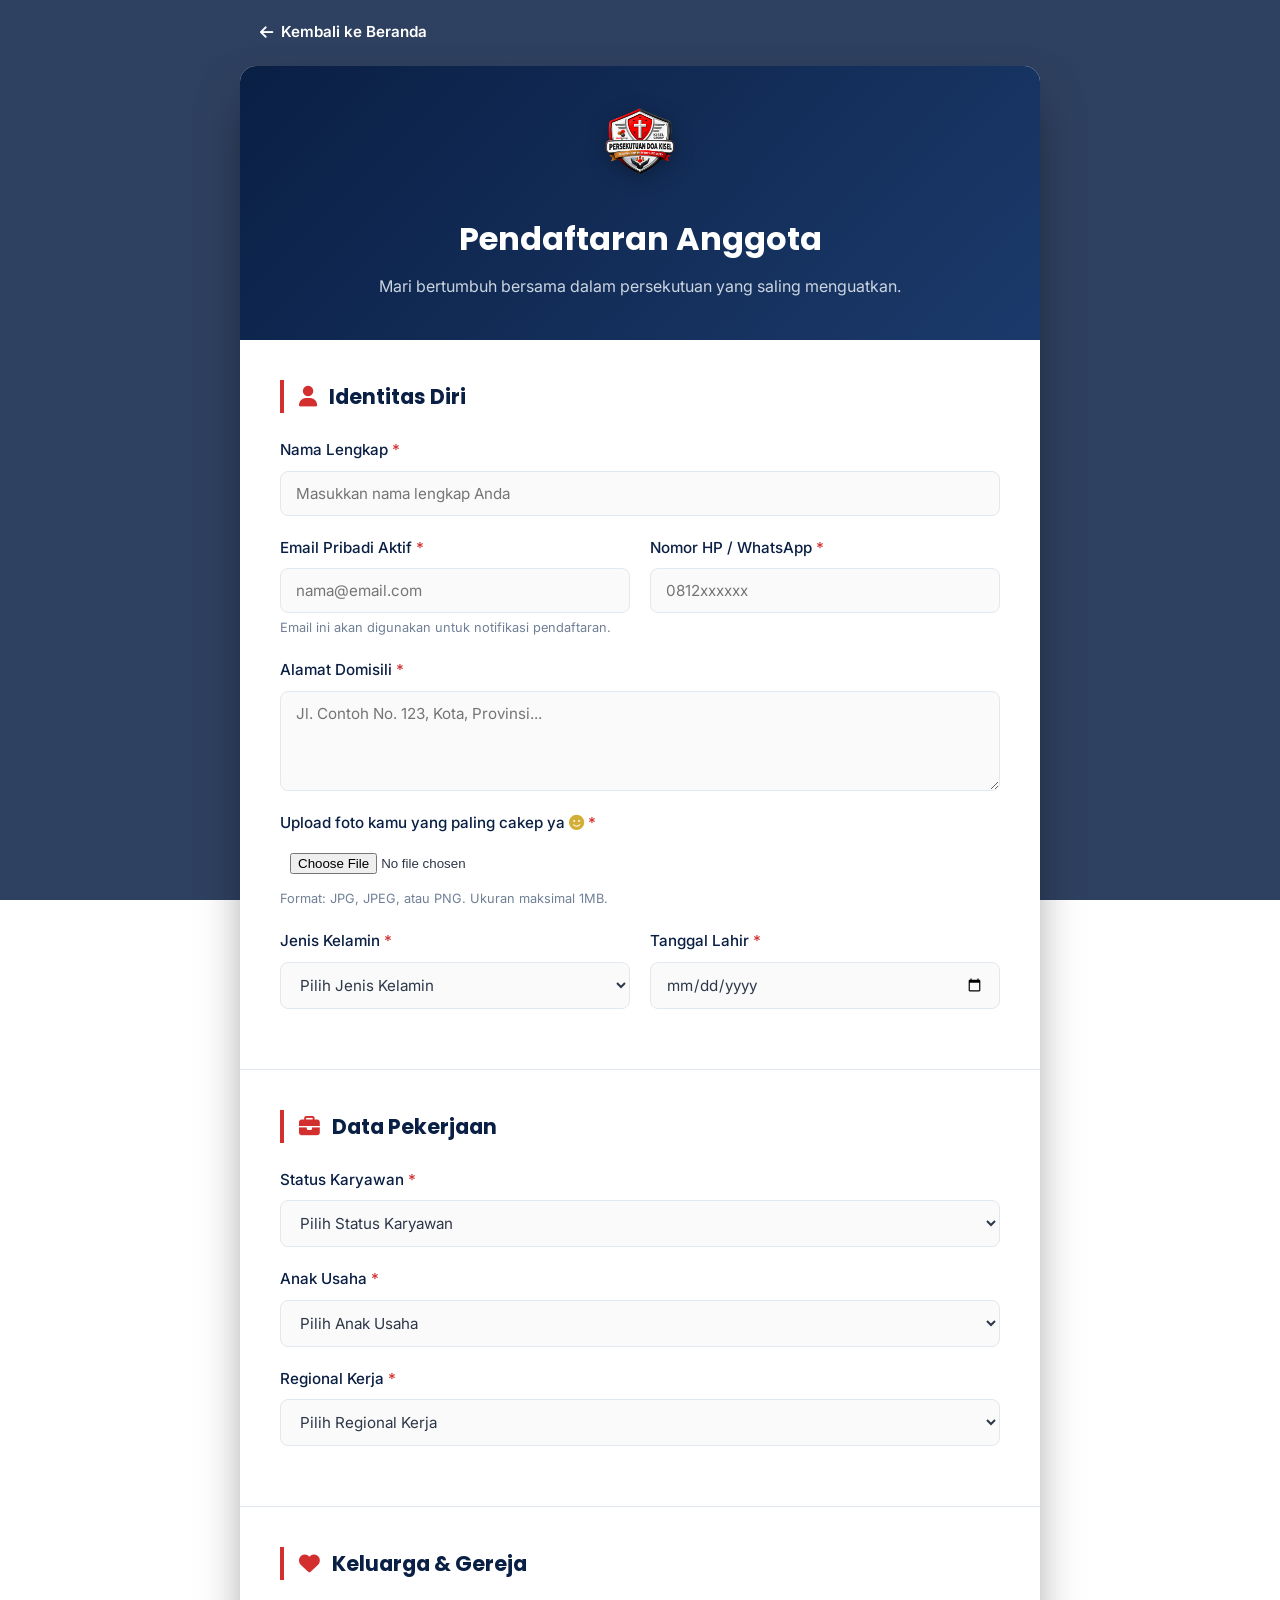
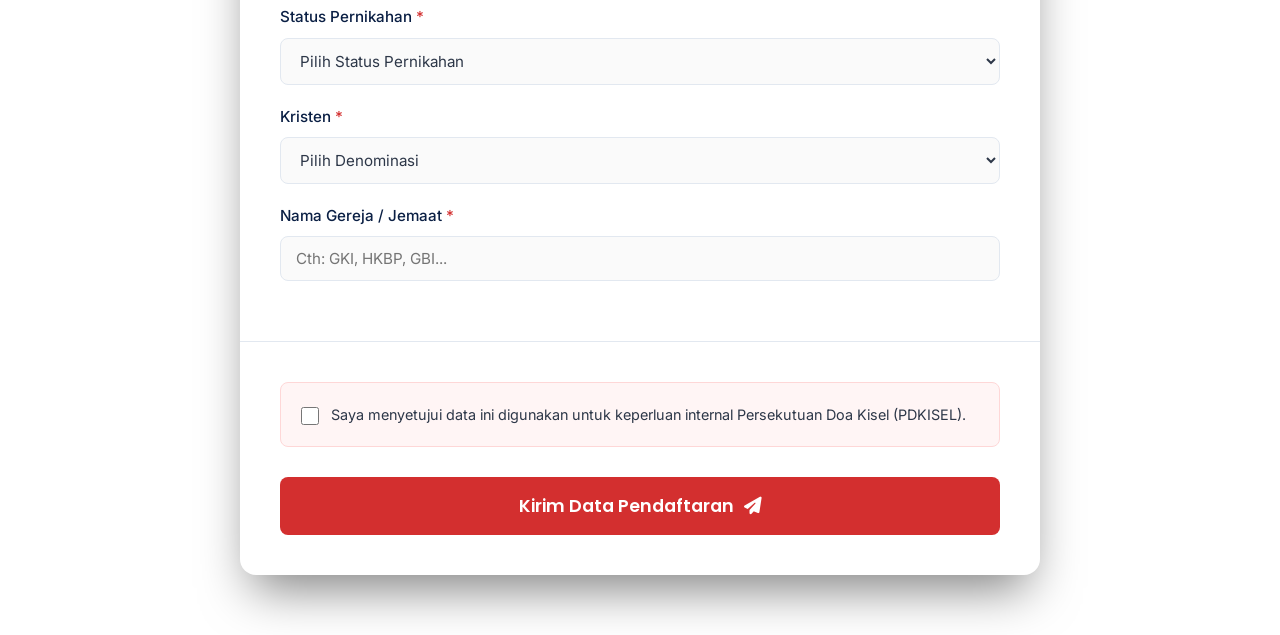
<file: daftar.html>
<!DOCTYPE html>
<html lang="id">
<head>
    <meta charset="UTF-8">
    <meta name="viewport" content="width=device-width, initial-scale=1.0">
    <title>Pendaftaran Anggota - PDKISEL</title>
    <meta name="description" content="Formulir pendaftaran anggota Persekutuan Doa Kisel (PDKISEL).">
    
    <!-- Meta Tags untuk Preview WhatsApp -->
    <meta property="og:title" content="Pendaftaran Anggota - PDKISEL">
    <meta property="og:description" content="Mari bertumbuh bersama dalam persekutuan yang saling menguatkan. Daftarkan diri Anda sebagai anggota PDKISEL.">
    <meta property="og:url" content="https://pdkisel.id/daftar.html">
    <meta property="og:image" content="https://pdkisel.id/assets/images/logo-pdkisel.png">

    <!-- Google Fonts -->
    <link rel="preconnect" href="https://fonts.googleapis.com">
    <link rel="preconnect" href="https://fonts.gstatic.com" crossorigin>
    <link href="https://fonts.googleapis.com/css2?family=Inter:wght@400;500;600&family=Poppins:wght@500;600;700&display=swap" rel="stylesheet">
    
    <!-- Font Awesome -->
    <link rel="stylesheet" href="https://cdnjs.cloudflare.com/ajax/libs/font-awesome/6.4.0/css/all.min.css">
    
    <!-- File CSS Khusus Form (DENGAN CACHE BUSTING v=2) -->
    <link rel="stylesheet" href="assets/css/style-form-v2.css?v=2">
</head>
<body class="form-body">

    <!-- Tombol Kembali ke Beranda -->
    <div class="form-nav">
        <a href="index.html" class="btn-back"><i class="fas fa-arrow-left"></i> Kembali ke Beranda</a>
    </div>

    <!-- Container Utama Form -->
    <div class="form-container">
        
        <!-- Header Form -->
        <div class="form-header">
            <img src="assets/images/logo-pdkisel.png" alt="Logo PDKISEL" class="form-logo">
            <h1>Pendaftaran Anggota</h1>
            <p>Mari bertumbuh bersama dalam persekutuan yang saling menguatkan.</p>
        </div>

        <!-- Form Start -->
        <form id="registrationForm" action="proses_daftar.php" method="POST" enctype="multipart/form-data">
            
            <!-- SEGMEN 1: IDENTITAS DIRI -->
            <div class="form-section">
                <h2 class="section-title"><i class="fas fa-user"></i> Identitas Diri</h2>
                
                <div class="form-group">
                    <label for="nama">Nama Lengkap <span class="required">*</span></label>
                    <input type="text" id="nama" name="nama" placeholder="Masukkan nama lengkap Anda" required>
                </div>

                <div class="form-row">
                    <div class="form-group">
                        <label for="email">Email Pribadi Aktif <span class="required">*</span></label>
                        <input type="email" id="email" name="email" placeholder="nama@email.com" required>
                        <small class="hint">Email ini akan digunakan untuk notifikasi pendaftaran.</small>
                    </div>
                    <div class="form-group">
                        <label for="no_hp">Nomor HP / WhatsApp <span class="required">*</span></label>
                        <input type="tel" id="no_hp" name="no_hp" placeholder="0812xxxxxx" required>
                    </div>
                </div>

                <div class="form-group">
                    <label for="alamat">Alamat Domisili <span class="required">*</span></label>
                    <textarea id="alamat" name="alamat" rows="3" placeholder="Jl. Contoh No. 123, Kota, Provinsi..." required></textarea>
                </div>

                <!-- INPUT FOTO -->
                <div class="form-group">
                    <label for="foto">Upload foto kamu yang paling cakep ya <i class="fas fa-smile" style="color: #D4AF37;"></i> <span class="required">*</span></label>
                    <input type="file" id="foto" name="foto" accept="image/jpeg, image/png, image/jpg" required style="padding: 10px; background: #fff;">
                    <small class="hint">Format: JPG, JPEG, atau PNG. Ukuran maksimal 1MB.</small>
                </div>

                <div class="form-row">
                    <div class="form-group">
                        <label for="jenis_kelamin">Jenis Kelamin <span class="required">*</span></label>
                        <select id="jenis_kelamin" name="jenis_kelamin" required>
                            <option value="" disabled selected>Pilih Jenis Kelamin</option>
                            <option value="Pria">Pria</option>
                            <option value="Wanita">Wanita</option>
                        </select>
                    </div>
                    <div class="form-group">
                        <label for="tanggal_lahir">Tanggal Lahir <span class="required">*</span></label>
                        <input type="date" id="tanggal_lahir" name="tanggal_lahir" required>
                    </div>
                </div>
            </div>

            <!-- SEGMEN 2: DATA PEKERJAAN -->
            <div class="form-section">
                <h2 class="section-title"><i class="fas fa-briefcase"></i> Data Pekerjaan</h2>

                <div class="form-group">
                    <label for="status_karyawan">Status Karyawan <span class="required">*</span></label>
                    <select id="status_karyawan" name="status_karyawan" required>
                        <option value="" disabled selected>Pilih Status Karyawan</option>
                        <option value="Tetap">Tetap</option>
                        <option value="Kontrak PKWT">Kontrak PKWT</option>
                        <option value="Kontrak Project">Kontrak Project</option>
                    </select>
                </div>

                <!-- Field Masa Kontrak -->
                <div class="form-row conditional-field" id="masa_kontrak_group" style="display: none;">
                    <div class="form-group">
                        <label for="kontrak_mulai">Masa Kontrak Mulai <span class="required">*</span></label>
                        <input type="date" id="kontrak_mulai" name="kontrak_mulai">
                    </div>
                    <div class="form-group">
                        <label for="kontrak_selesai">Masa Kontrak Selesai <span class="required">*</span></label>
                        <input type="date" id="kontrak_selesai" name="kontrak_selesai">
                    </div>
                </div>

                <div class="form-group">
                    <label for="anak_usaha">Anak Usaha <span class="required">*</span></label>
                    <select id="anak_usaha" name="anak_usaha" required>
                        <option value="" disabled selected>Pilih Anak Usaha</option>
                        <option value="Holding Kisel">Holding Kisel</option>
                        <option value="PT. KSP">PT. KSP</option>
                        <option value="PT. KUT">PT. KUT</option>
                        <option value="PT. KAM">PT. KAM</option>
                        <option value="PT. KSS">PT. KSS</option>
                    </select>
                </div>

                <div class="form-group">
                    <label for="regional">Regional Kerja <span class="required">*</span></label>
                    <select id="regional" name="regional" required>
                        <option value="" disabled selected>Pilih Regional Kerja</option>
                        <option value="Kantor Pusat">Kantor Pusat</option>
                        <option value="Regional Sumbagut">Regional Sumbagut</option>
                        <option value="Regional Sumbagteng">Regional Sumbagteng</option>
                        <option value="Regional Sumbagsel">Regional Sumbagsel</option>
                        <option value="Jabotabek & Jabar">Jabotabek & Jabar</option>
                        <option value="Jawa Tengah">Jawa Tengah</option>
                        <option value="Jawa Timur">Jawa Timur</option>
                        <option value="Balinusra">Balinusra</option>
                        <option value="Kalimantan">Kalimantan</option>
                        <option value="Sulawesi">Sulawesi</option>
                        <option value="Puma">Puma</option>
                    </select>
                </div>

                <!-- Field Lokasi Kantor -->
                <div class="form-group conditional-field" id="lokasi_kantor_group" style="display: none;">
                    <label for="lokasi_kantor">Lokasi Kantor Penempatan <span class="required">*</span></label>
                    <input type="text" id="lokasi_kantor" name="lokasi_kantor" placeholder="Cth: Kantor Cabang Medan">
                </div>
            </div>

            <!-- SEGMEN 3: KELUARGA & GEREJA -->
            <div class="form-section">
                <h2 class="section-title"><i class="fas fa-heart"></i> Keluarga & Gereja</h2>

                <div class="form-group">
                    <label for="status_pernikahan">Status Pernikahan <span class="required">*</span></label>
                    <select id="status_pernikahan" name="status_pernikahan" required>
                        <option value="" disabled selected>Pilih Status Pernikahan</option>
                        <option value="Belum Menikah">Belum Menikah</option>
                        <option value="Menikah">Menikah</option>
                    </select>
                </div>

                <!-- Field Jumlah Anak -->
                <div class="form-group conditional-field" id="jumlah_anak_group" style="display: none;">
                    <label for="jumlah_anak">Jumlah Anak</label>
                    <input type="number" id="jumlah_anak" name="jumlah_anak" min="0" placeholder="0">
                    <small class="hint">Isi angka 0 jika belum memiliki anak.</small>
                </div>

                <!-- FIELD KRISTEN BARU -->
                <div class="form-group">
                    <label for="kristen">Kristen <span class="required">*</span></label>
                    <select id="kristen" name="kristen" required>
                        <option value="" disabled selected>Pilih Denominasi</option>
                        <option value="Protestan">Protestan</option>
                        <option value="Katolik">Katolik</option>
                    </select>
                </div>

                <div class="form-group">
                    <label for="gereja">Nama Gereja / Jemaat <span class="required">*</span></label>
                    <input type="text" id="gereja" name="gereja" placeholder="Cth: GKI, HKBP, GBI..." required>
                </div>
            </div>

            <!-- KONFIRMASI & SUBMIT -->
            <div class="form-section form-footer">
                <div class="checkbox-group">
                    <input type="checkbox" id="persetujuan" name="persetujuan" required>
                    <label for="persetujuan">Saya menyetujui data ini digunakan untuk keperluan internal Persekutuan Doa Kisel (PDKISEL).</label>
                </div>
                
                <button type="submit" class="btn-submit" id="btnSubmit">
                    Kirim Data Pendaftaran <i class="fas fa-paper-plane"></i>
                </button>
            </div>

        </form>
    </div>

    <!-- Script JavaScript Khusus Form -->
    <script src="assets/js/form.js"></script>

</body>
</html>
</file>
<file: assets/css/style-form-v2.css>
/* =========================================
   DESAIN FORM PENDAFTARAN ANGGOTA PDKISEL
========================================= */

:root {
    --navy-deep: #0A1F44;
    --navy-light: #1B3A6B;
    --merah-kisel: #D32F2F;
    --merah-hover: #B71C1C;
    --emas: #D4AF37;
    --putih: #FFFFFF;
    --abu-terang: #F4F6F9;
    --teks-gelap: #2D3748;
    --teks-abu: #718096;
    --border-warna: #E2E8F0;
    
    --font-heading: 'Poppins', sans-serif;
    --font-body: 'Inter', sans-serif;
}

* {
    margin: 0;
    padding: 0;
    box-sizing: border-box;
}

body.form-body {
    font-family: var(--font-body);
    color: var(--teks-gelap);
    line-height: 1.6;
    padding-bottom: 60px;
    
    /* BACKGROUND ELEGAN */
    background-image: linear-gradient(rgba(10, 31, 68, 0.85), rgba(10, 31, 68, 0.85)), 
                      url('https://images.unsplash.com/photo-1511632765486-a01980e01a18?ixlib=rb-4.0.3&auto=format&fit=crop&w=1920&q=80');
    background-size: cover;
    background-position: center;
    background-attachment: fixed;
    background-repeat: no-repeat;
}

/* --- Tombol Navigasi Kembali --- */
.form-nav {
    padding: 20px;
    max-width: 800px;
    margin: 0 auto;
}

.btn-back {
    text-decoration: none;
    color: var(--putih);
    font-weight: 600;
    font-size: 0.95rem;
    display: inline-flex;
    align-items: center;
    gap: 8px;
    transition: color 0.3s ease;
}

.btn-back:hover {
    color: var(--emas);
}

/* --- Container Utama Form --- */
.form-container {
    max-width: 800px;
    margin: 0 auto;
    background: var(--putih);
    border-radius: 16px;
    overflow: hidden;
    box-shadow: 0 25px 50px -12px rgba(0, 0, 0, 0.5);
    backdrop-filter: blur(10px);
}

/* --- Header Form --- */
.form-header {
    background: linear-gradient(135deg, var(--navy-deep) 0%, var(--navy-light) 100%);
    color: var(--putih);
    padding: 40px 30px;
    text-align: center;
    position: relative;
}

.form-logo {
    height: 80px;
    margin-bottom: 20px;
    filter: drop-shadow(0 4px 10px rgba(0,0,0,0.3));
}

.form-header h1 {
    font-family: var(--font-heading);
    font-size: 2rem;
    margin-bottom: 10px;
}

.form-header p {
    color: #cbd5e0;
    font-size: 1rem;
}

/* --- Section Form --- */
.form-section {
    padding: 40px;
    border-bottom: 1px solid var(--border-warna);
}

.form-section:last-child {
    border-bottom: none;
}

.section-title {
    font-family: var(--font-heading);
    font-size: 1.3rem;
    color: var(--navy-deep);
    margin-bottom: 25px;
    display: flex;
    align-items: center;
    gap: 12px;
    border-left: 4px solid var(--merah-kisel);
    padding-left: 15px;
}

.section-title i {
    color: var(--merah-kisel);
}

/* --- Form Input & Label --- */
.form-group {
    margin-bottom: 20px;
    display: flex;
    flex-direction: column;
}

.form-row {
    display: grid;
    grid-template-columns: 1fr 1fr;
    gap: 20px;
}

label {
    font-weight: 500;
    font-size: 0.95rem;
    margin-bottom: 8px;
    color: var(--navy-deep);
}

.required {
    color: var(--merah-kisel);
}

input[type="text"],
input[type="email"],
input[type="tel"],
input[type="date"],
input[type="number"],
select,
textarea {
    width: 100%;
    padding: 12px 15px;
    border: 1px solid var(--border-warna);
    border-radius: 8px;
    font-family: var(--font-body);
    font-size: 0.95rem;
    color: var(--teks-gelap);
    background-color: #FAFAFA;
    transition: all 0.3s ease;
}

input:focus,
select:focus,
textarea:focus {
    outline: none;
    border-color: var(--merah-kisel);
    background-color: var(--putih);
    box-shadow: 0 0 0 3px rgba(211, 47, 47, 0.1);
}

textarea {
    resize: vertical;
    min-height: 100px;
}

.hint {
    font-size: 0.8rem;
    color: var(--teks-abu);
    margin-top: 5px;
}

/* --- Field Conditional (Muncul/Hilang) --- */
.conditional-field {
    animation: fadeIn 0.4s ease-in-out;
}

@keyframes fadeIn {
    from { opacity: 0; transform: translateY(-10px); }
    to { opacity: 1; transform: translateY(0); }
}

/* --- Checkbox Persetujuan --- */
.checkbox-group {
    display: flex;
    align-items: flex-start;
    gap: 12px;
    margin-bottom: 30px;
    background: #FFF5F5;
    padding: 20px;
    border-radius: 8px;
    border: 1px solid #FED7D7;
}

.checkbox-group input[type="checkbox"] {
    margin-top: 4px;
    width: 18px;
    height: 18px;
    cursor: pointer;
    accent-color: var(--merah-kisel);
}

.checkbox-group label {
    font-weight: 400;
    font-size: 0.9rem;
    color: var(--teks-gelap);
    margin-bottom: 0;
    cursor: pointer;
}

/* --- Tombol Submit --- */
.btn-submit {
    width: 100%;
    padding: 16px;
    background-color: var(--merah-kisel);
    color: var(--putih);
    font-family: var(--font-heading);
    font-size: 1.1rem;
    font-weight: 600;
    border: none;
    border-radius: 8px;
    cursor: pointer;
    transition: all 0.3s ease;
    display: flex;
    justify-content: center;
    align-items: center;
    gap: 10px;
}

.btn-submit:hover {
    background-color: var(--merah-hover);
    transform: translateY(-2px);
    box-shadow: 0 8px 20px rgba(211, 47, 47, 0.3);
}

.btn-submit:disabled {
    background-color: #A0AEC0;
    cursor: not-allowed;
    transform: none;
    box-shadow: none;
}

/* --- Responsive Design (Mobile) --- */
@media (max-width: 768px) {
    .form-container {
        border-radius: 0;
        box-shadow: none;
    }

    .form-row {
        grid-template-columns: 1fr;
        gap: 0;
    }

    .form-header h1 {
        font-size: 1.6rem;
    }

    .form-section {
        padding: 30px 20px;
    }
}
</file>
